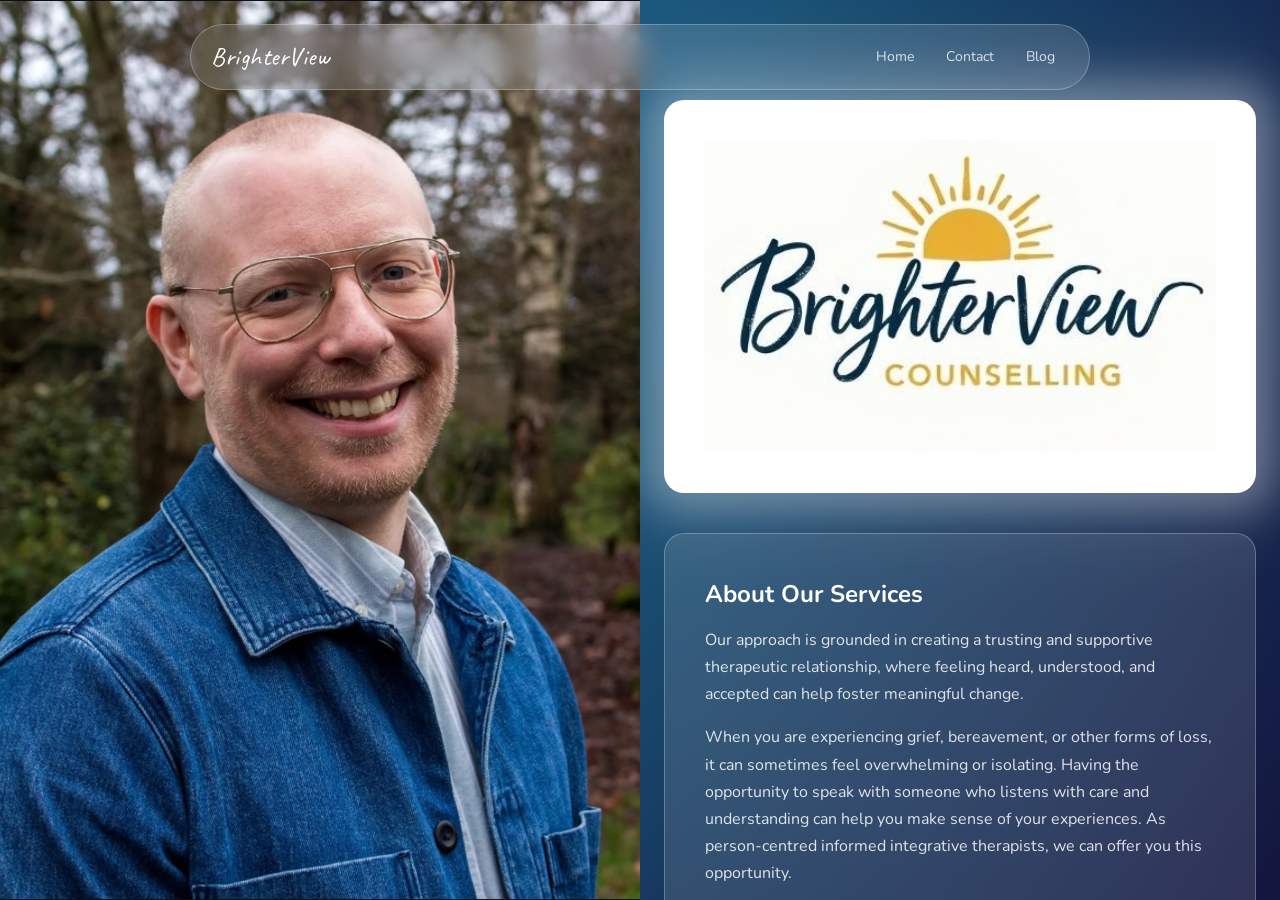
<file: index.html>
<!DOCTYPE html>
<html lang="en">
<head>
    <meta charset="UTF-8" />
    <meta name="viewport" content="width=device-width, initial-scale=1.0"/>
    <title>Brighter View Counselling</title>
    <link rel="stylesheet" href="master.css" />
    <link rel="preconnect" href="https://fonts.googleapis.com">
    <link rel="preconnect" href="https://fonts.gstatic.com" crossorigin>
    <link href="https://fonts.googleapis.com/css2?family=Caveat:wght@400..700&display=swap" rel="stylesheet">
    <link href="https://fonts.googleapis.com/css2?family=Nunito:wght@400;500;600&display=swap" rel="stylesheet">

</head>
<body>
<div class="fs-split">

    <div class="split-image"></div>

    <div class="split-content">
        <div id="navbar"></div>
        <main>
            <div id="counselling-logo"></div>
            <div id="about"></div>
            <div id="recommends"></div>
            <div id="personal"></div>
            <div id="qualifications"></div>
            <div id="sessionDetails"></div>
        </main>
    </div>

</div>

<script src="static/js/marked.min.js"></script>
<script src="utils.js"></script>
<script src="main.js"></script>
</body>
</html>
</file>
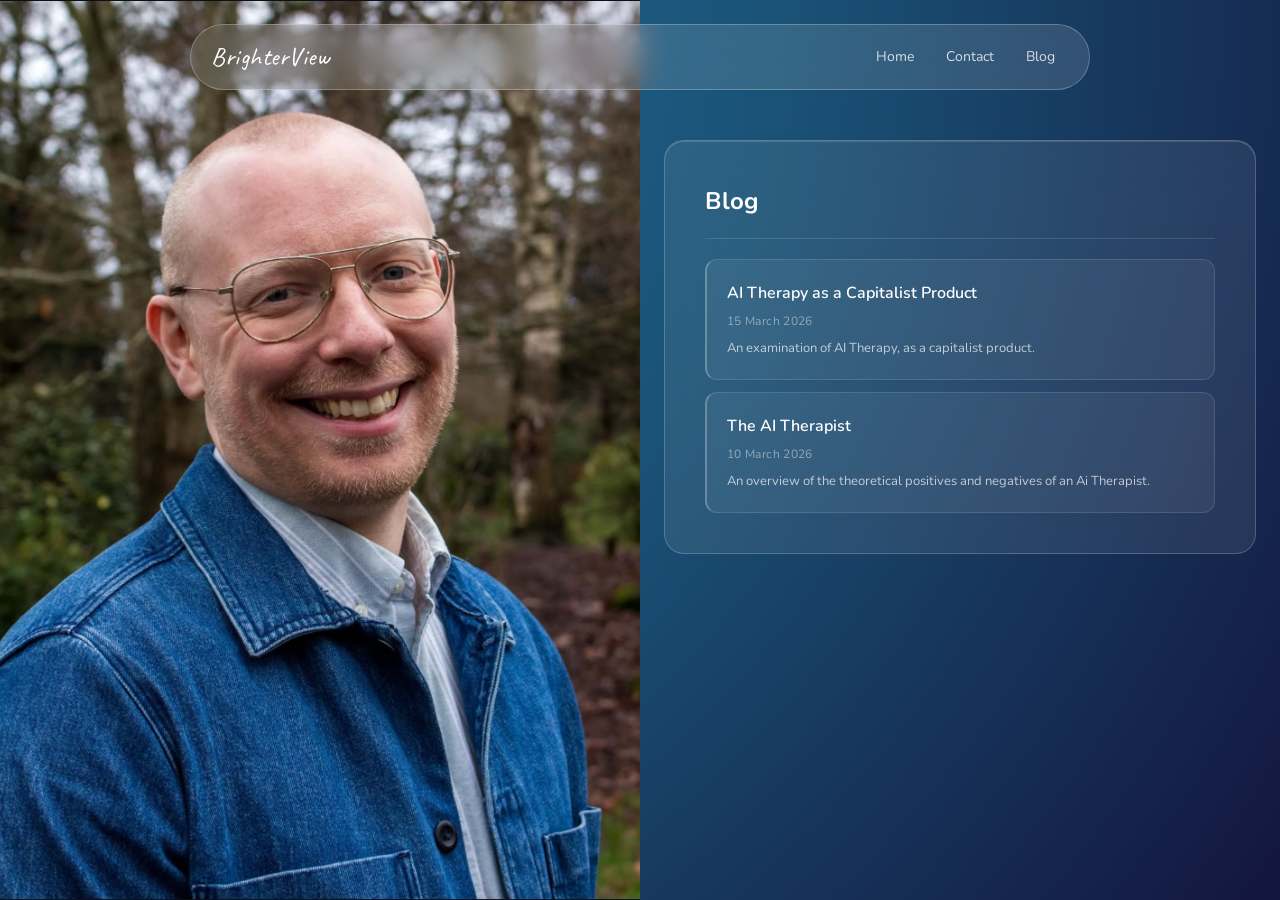
<file: blog.html>
<!DOCTYPE html>
<html lang="en">
<head>
    <meta charset="UTF-8" />
    <meta name="viewport" content="width=device-width, initial-scale=1.0"/>
    <title>Brighter View Counselling - Blog</title>
    <link rel="stylesheet" href="master.css" />
    <link rel="preconnect" href="https://fonts.googleapis.com">
    <link rel="preconnect" href="https://fonts.gstatic.com" crossorigin>
    <link href="https://fonts.googleapis.com/css2?family=Caveat:wght@400..700&display=swap" rel="stylesheet">
    <link href="https://fonts.googleapis.com/css2?family=Nunito:wght@400;500;600&display=swap" rel="stylesheet">
</head>
<body>
<div class="fs-split">

    <div class="split-image"></div>

    <div class="split-content">
        <div id="navbar"></div>
        <main>
            <div id="counselling-logo"></div>
            <div id="blog"></div>
        </main>
    </div>

</div>

<div id="blogDrawer"></div>

<script src="static/js/marked.min.js"></script>
<script src="utils.js"></script>
<script src="static/js/blog.js"></script>
</body>
</html>
</file>
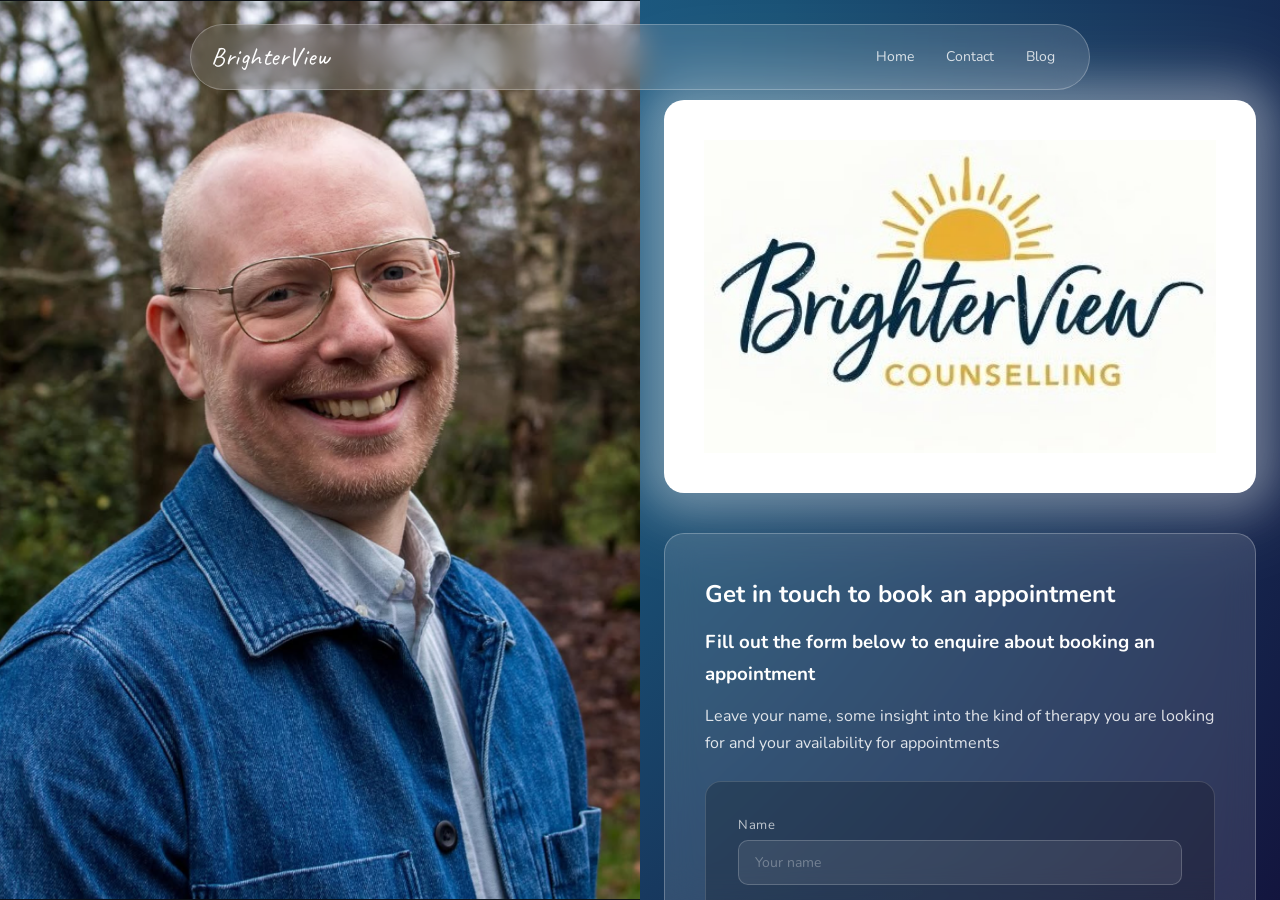
<file: contact.html>
<!DOCTYPE html>
<html lang="en">
<head>
    <meta charset="UTF-8" />
    <meta name="viewport" content="width=device-width, initial-scale=1.0"/>
    <title>Brighter View Counselling - Contact us</title>
    <link rel="stylesheet" href="master.css" />
    <link rel="preconnect" href="https://fonts.googleapis.com">
    <link rel="preconnect" href="https://fonts.gstatic.com" crossorigin>
    <link href="https://fonts.googleapis.com/css2?family=Caveat:wght@400..700&display=swap" rel="stylesheet">
    <link href="https://fonts.googleapis.com/css2?family=Nunito:wght@400;500;600&display=swap" rel="stylesheet">

</head>
<body>
<div class="fs-split">

    <div class="split-image"></div>

    <div class="split-content">
        <div id="navbar"></div>
        <main>
            <div id="counselling-logo"></div>
            <div id="contactForm"></div>
            <div id="contactDetails"></div>
        </main>
    </div>

</div>

<script src="static/js/marked.min.js"></script>
<script src="utils.js"></script>
<script src="static/js/contact.js"></script>
</body>
</html>
</file>
<file: master.css>
:root {
    --font-main: 'Nunito', sans-serif;
    --font-ui: 'Nunito', sans-serif;
    --color-bg: #1A5276;
    --bg-gradient: radial-gradient(circle at 0% 0%, #2471a3 0%, #1a5276 50%, #13153e 100%);
    --color-text: #222222;
    --color-accent: #2a6496;
    --color-muted: #666666;
    --max-width: 860px;
}



*, *::before, *::after {
    box-sizing: border-box;
    margin: 0;
    padding: 0;
}

body {
    font-family: var(--font-main);
    background: var(--bg-gradient);
    background-attachment: fixed; /* Keeps the "swirl" stationary as you scroll */
    color: var(--color-text);
    line-height: 1.7;
}

main {
    max-width: var(--max-width);
    margin: 0 auto;
    padding: 2rem 1.5rem;
    padding-top: 100px; /* clears the fixed navbar */
}


section {
    scroll-margin-top: 80px;
    margin: 2.5rem 0;
}

.fs-split {
    width: 100vw;
    height: 100vh;
    display: flex;
}

.split-image {
    width: 50%;
    height: 100vh;
    background-image: url('static/images/my_profile_pic.png');
    background-size: cover;
    background-position: top center;
    position: sticky;
    top: 0;
    flex-shrink: 0;
}

.split-content {
    width: 50%;
    min-height: 100vh;
    overflow-y: auto;
    position: relative; /* so fixed navbar positions relative to this */
}

@media (max-width: 800px) {
    .fs-split {
        flex-direction: column;
    }

    .split-image {
        display: none; /* hide image entirely on mobile */
    }

    .split-content {
        width: 100%;
        min-height: 100vh;
    }
}
</file>
